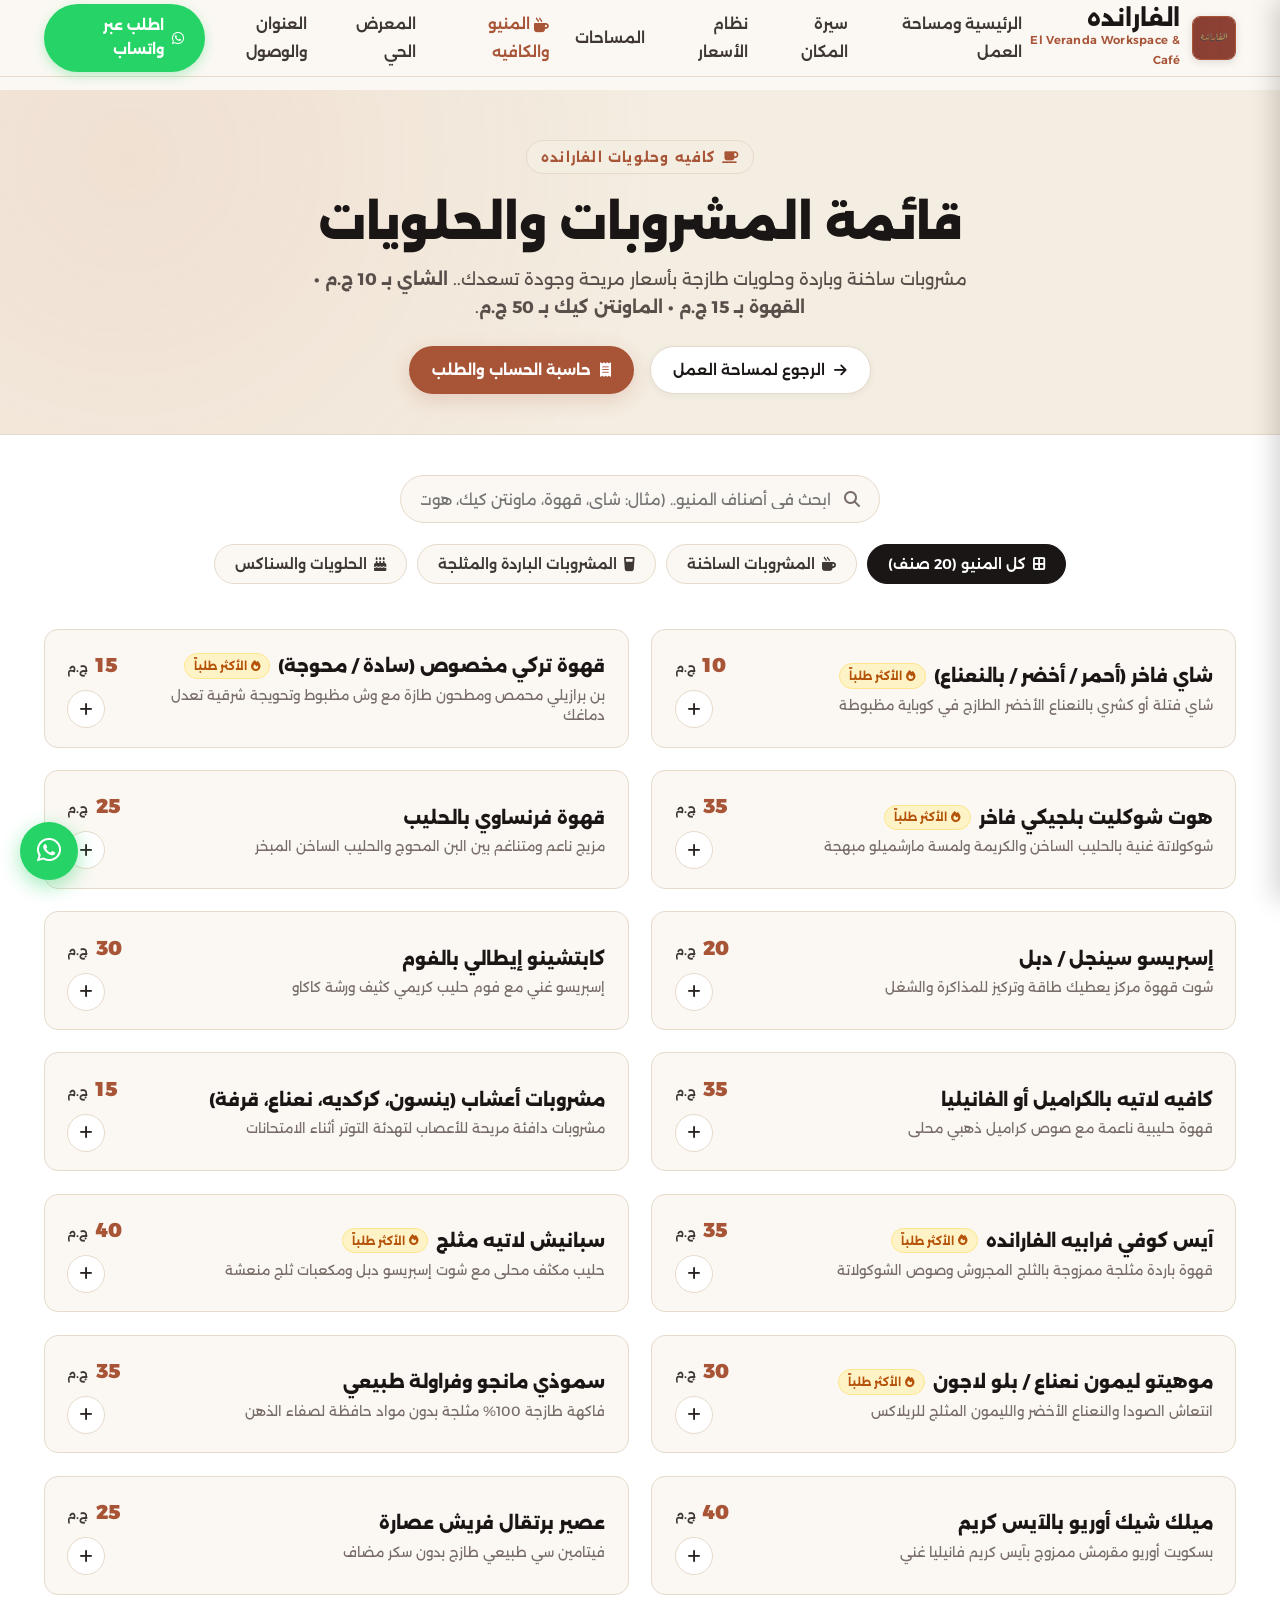
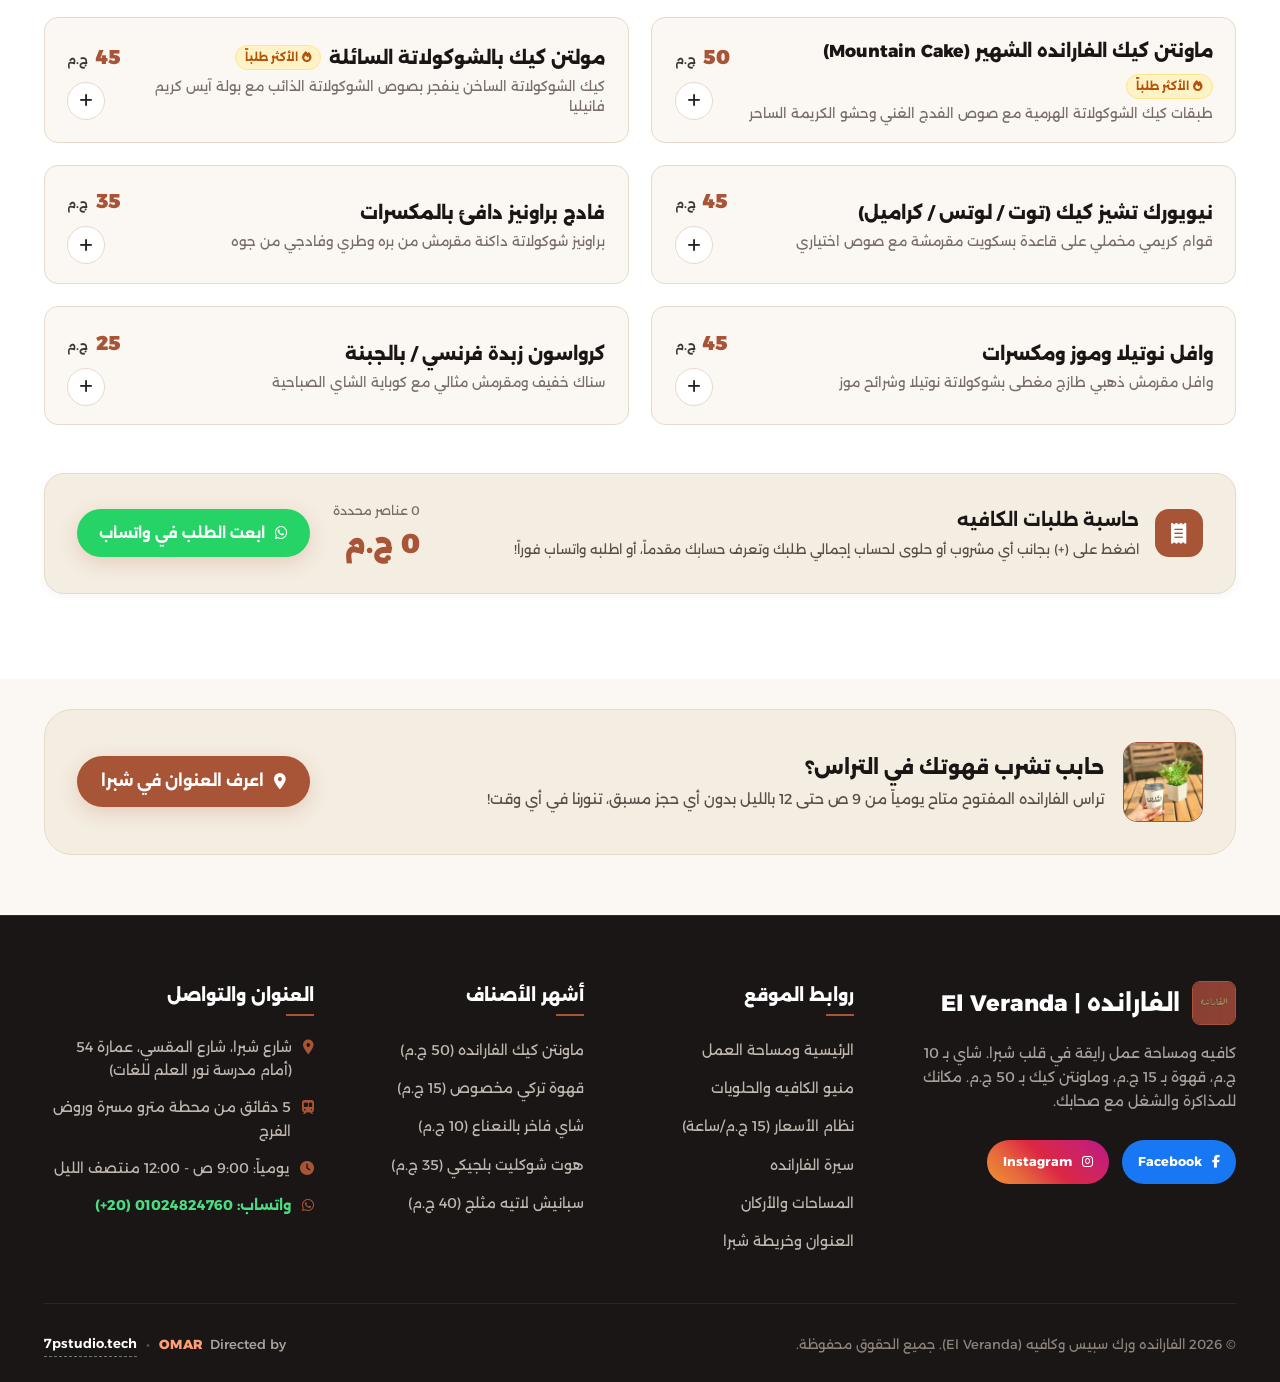
<file: menu.html>
<!DOCTYPE html>
<html lang="ar" dir="rtl">
<head>
  <meta charset="UTF-8">
  <meta name="viewport" content="width=device-width, initial-scale=1.0">
  <meta name="description" content="منيو كافيه وحلويات الفارانده ورك سبيس (El Veranda) - شاي بـ 10 ج.م، قهوة تركي بـ 15 ج.م، وماونتن كيك بـ 50 ج.م، ومشروبات ساخنة ومثلجة.">
  <meta name="keywords" content="منيو الفارانده, كافيه الفارانده, ماونتن كيك شبرا, منيو El Veranda, ورك سبيس شبرا">
  <meta name="theme-color" content="#a85437">
  
  <title>منيو الكافيه والحلويات | الفارانده ورك سبيس - El Veranda</title>

  <!-- Google Fonts: Alexandria & Cairo & Amiri -->
  <link rel="preconnect" href="https://fonts.googleapis.com">
  <link rel="preconnect" href="https://fonts.gstatic.com" crossorigin>
  <link href="https://fonts.googleapis.com/css2?family=Alexandria:wght@300;400;500;600;700;800;900&family=Amiri:ital,wght@0,400;0,700;1,400&family=Cairo:wght@400;600;700;800;900&display=swap" rel="stylesheet">

  <!-- FontAwesome Icons -->
  <link rel="stylesheet" href="https://cdnjs.cloudflare.com/ajax/libs/font-awesome/6.5.1/css/all.min.css">

  <!-- Main Stylesheet -->
  <link rel="stylesheet" href="assets/css/style.css">
  <link rel="icon" type="image/jpeg" href="assets/images/logo.jpg">
</head>
<body class="page-menu">

  <!-- ==========================================================================
       Header & Navigation Bar
       ========================================================================== -->
  <header class="site-header" id="header">
    <div class="container">
      <div class="nav-wrapper">
        <a href="index.html" class="brand-link" aria-label="الفارانده الصفحة الرئيسية">
          <img src="assets/images/logo.jpg" alt="شعار الفارانده ورك سبيس" class="brand-logo-img">
          <div class="brand-text">
            <span class="brand-name">الفارانده</span>
            <span class="brand-tagline">El Veranda Workspace & Café</span>
          </div>
        </a>

        <!-- Desktop Navigation -->
        <nav aria-label="القائمة الرئيسية">
          <ul class="nav-links">
            <li><a href="index.html">الرئيسية ومساحة العمل</a></li>
            <li><a href="index.html#about">سيرة المكان</a></li>
            <li><a href="index.html#pricing">نظام الأسعار</a></li>
            <li><a href="index.html#spaces">المساحات</a></li>
            <li><a href="menu.html" class="active" style="color: var(--color-primary);"><i class="fa-solid fa-mug-hot"></i> المنيو والكافيه</a></li>
            <li><a href="index.html#gallery">المعرض الحي</a></li>
            <li><a href="index.html#contact">العنوان والوصول</a></li>
          </ul>
        </nav>

        <div class="nav-actions">
          <a href="https://api.whatsapp.com/send?phone=201024824760&text=%D9%85%D8%B1%D8%AD%D8%A8%D8%A7%D9%8B%D8%8C%20%D8%AD%D8%A7%D8%A8%D8%A8%20%D8%A3%D8%B7%D9%84%D8%A8%20%D9%85%D9%86%20%D9%85%D9%86%D9%8A%D9%88%20%D8%A7%D9%84%D9%81%D8%A7%D8%B1%D8%A7%D9%86%D8%AF%D9%87" target="_blank" class="btn-header-reserve" aria-label="تواصل معنا عبر واتساب 01024824760">
            <i class="fa-brands fa-whatsapp"></i>
            <span>اطلب عبر واتساب</span>
          </a>
          <button class="mobile-toggle" aria-label="فتح القائمة الجانبية">
            <i class="fa-solid fa-bars-staggered"></i>
          </button>
        </div>
      </div>
    </div>
  </header>

  <!-- Mobile Drawer Menu -->
  <div class="mobile-drawer-overlay"></div>
  <aside class="mobile-nav-drawer" aria-label="القائمة في الجوال">
    <div class="mobile-drawer-header">
      <div class="brand-link">
        <img src="assets/images/logo.jpg" alt="لوجو الفارانده" class="brand-logo-img" style="width: 40px; height: 40px;">
        <span class="brand-name" style="font-size: 1.25rem;">الفارانده</span>
      </div>
      <button class="drawer-close-btn" aria-label="إغلاق القائمة">
        <i class="fa-solid fa-xmark"></i>
      </button>
    </div>
    <ul class="mobile-drawer-links">
      <li><a href="index.html">الرئيسية ومساحة العمل</a></li>
      <li><a href="menu.html" style="color: var(--color-primary); font-weight: 800;"><i class="fa-solid fa-mug-hot"></i> قائمة المنيو والحلويات</a></li>
      <li><a href="index.html#pricing">نظام الأسعار (15 ج.م/ساعة)</a></li>
      <li><a href="index.html#about">سيرة الفارانده</a></li>
      <li><a href="index.html#spaces">المساحات والتراس</a></li>
      <li><a href="index.html#gallery">معرض الصور</a></li>
      <li><a href="index.html#contact">العنوان وخريطة شبرا</a></li>
    </ul>
    <div style="margin-top: auto; display: flex; flex-direction: column; gap: 0.8rem;">
      <a href="https://api.whatsapp.com/send?phone=201024824760" target="_blank" class="social-btn whatsapp" style="justify-content: center; font-size: 0.95rem;">
        <i class="fa-brands fa-whatsapp"></i> واتساب: 01024824760
      </a>
      <a href="https://www.facebook.com/ver.anda.262926?mibextid=ZbWKwL" target="_blank" class="social-btn facebook" style="justify-content: center;">
        <i class="fa-brands fa-facebook-f"></i> صفحتنا على فيسبوك
      </a>
      <a href="https://www.instagram.com/elvaranda?srtk=MWs0d3d0Y2lwNjcxaQ==" target="_blank" class="social-btn instagram" style="justify-content: center;">
        <i class="fa-brands fa-instagram"></i> حسابنا على انستجرام
      </a>
    </div>
  </aside>

  <main style="padding-top: 90px;">
    <!-- ==========================================================================
         Menu Hero Banner
         ========================================================================== -->
    <section class="menu-hero-banner" style="background: radial-gradient(circle at 10% 20%, rgba(200, 110, 78, 0.1) 0%, transparent 45%), var(--color-bg-secondary); padding: 50px 0 40px; border-bottom: 1px solid var(--color-border);">
      <div class="container" style="text-align: center;">
        <span class="section-eyebrow"><i class="fa-solid fa-mug-saucer"></i> كافيه وحلويات الفارانده</span>
        <h1 class="section-title" style="margin-top: 0.5rem; font-size: clamp(2rem, 4vw, 2.8rem);">قائمة المشروبات والحلويات</h1>
        <p class="section-desc" style="max-width: 680px; margin: 0.8rem auto 1.5rem;">
          مشروبات ساخنة وباردة وحلويات طازجة بأسعار مريحة وجودة تسعدك.. 
          <strong>الشاي بـ 10 ج.م • القهوة بـ 15 ج.م • الماونتن كيك بـ 50 ج.م</strong>.
        </p>

        <!-- Quick Back Link -->
        <div style="display: flex; justify-content: center; gap: 1rem; flex-wrap: wrap;">
          <a href="index.html" class="btn-secondary" style="font-size: 0.9rem; padding: 0.6rem 1.4rem;">
            <i class="fa-solid fa-arrow-right"></i> الرجوع لمساحة العمل
          </a>
          <a href="#menu-calculator" class="btn-primary" style="font-size: 0.9rem; padding: 0.6rem 1.4rem;">
            <i class="fa-solid fa-receipt"></i> حاسبة الحساب والطلب
          </a>
        </div>
      </div>
    </section>

    <!-- ==========================================================================
         Menu Interactive System
         ========================================================================== -->
    <section class="section-padding" style="background: #ffffff; padding-top: 40px;" id="menu-section">
      <div class="container">
        
        <div class="menu-controls">
          <!-- Live Search -->
          <div class="menu-search-box">
            <i class="fa-solid fa-magnifying-glass menu-search-icon"></i>
            <input type="text" id="menu-search" class="menu-search-input" placeholder="ابحث في أصناف المنيو.. (مثال: شاي، قهوة، ماونتن كيك، هوت شوكليت)">
          </div>

          <!-- Category Tabs -->
          <div class="menu-category-tabs">
            <button class="menu-cat-btn active" data-cat="all"><i class="fa-solid fa-border-all"></i> كل المنيو (20 صنف)</button>
            <button class="menu-cat-btn" data-cat="hot"><i class="fa-solid fa-mug-hot"></i> المشروبات الساخنة</button>
            <button class="menu-cat-btn" data-cat="cold"><i class="fa-solid fa-glass-water"></i> المشروبات الباردة والمثلجة</button>
            <button class="menu-cat-btn" data-cat="dessert"><i class="fa-solid fa-cake-candles"></i> الحلويات والسناكس</button>
          </div>
        </div>

        <!-- Dynamic Menu Items Container -->
        <div class="menu-items-grid" id="menu-items-container">
          <!-- Populated by JavaScript -->
        </div>

        <!-- Interactive Menu Tray & Calculator Panel -->
        <div class="menu-calculator-panel" id="menu-calculator">
          <div class="calc-info">
            <div class="calc-icon"><i class="fa-solid fa-receipt"></i></div>
            <div class="calc-text">
              <strong>حاسبة طلبات الكافيه</strong>
              <span>اضغط على (+) بجانب أي مشروب أو حلوى لحساب إجمالي طلبك وتعرف حسابك مقدماً، أو اطلبه واتساب فوراً!</span>
            </div>
          </div>

          <div class="calc-total-wrap">
            <div class="calc-total-box">
              <span class="calc-total-label" id="calc-item-count">0 عناصر محددة</span>
              <div class="calc-total-amount" id="calc-total-sum">0 ج.م</div>
            </div>

            <div style="display: flex; gap: 0.75rem;">
              <button id="btn-order-wa" class="btn-primary" style="padding: 0.65rem 1.4rem; font-size: 0.9rem; background: #25d366; border-color: #25d366;">
                <i class="fa-brands fa-whatsapp"></i> ابعت الطلب في واتساب
              </button>
              <button id="btn-reset-tray" class="btn-secondary" style="padding: 0.65rem 1rem; font-size: 0.85rem; display: none;">
                <i class="fa-solid fa-rotate-left"></i> تفريغ
              </button>
            </div>
          </div>
        </div>

      </div>
    </section>

    <!-- Visual Highlights Banner -->
    <section class="container menu-highlight-section">
      <div class="menu-highlight-banner">
        <div class="menu-highlight-info">
          <img src="assets/images/coffee-cup.jpg" alt="قهوة الفارانده" class="menu-highlight-img">
          <div class="menu-highlight-text">
            <h3>حابب تشرب قهوتك في التراس؟</h3>
            <p>تراس الفارانده المفتوح متاح يومياً من 9 ص حتى 12 بالليل بدون أي حجز مسبق، تنورنا في أي وقت!</p>
          </div>
        </div>
        <a href="index.html#contact" class="btn-primary menu-highlight-btn">
          <i class="fa-solid fa-location-dot"></i> اعرف العنوان في شبرا
        </a>
      </div>
    </section>

  </main>

  <!-- ==========================================================================
       Footer
       ========================================================================== -->
  <footer class="site-footer">
    <div class="container">
      <div class="footer-grid">
        
        <div class="footer-brand">
          <div class="footer-logo-row">
            <img src="assets/images/logo.jpg" alt="لوجو الفارانده" class="footer-logo-img">
            <span class="footer-brand-title">الفارانده | El Veranda</span>
          </div>
          <p class="footer-desc">
            كافيه ومساحة عمل رايقة في قلب شبرا. شاي بـ 10 ج.م، قهوة بـ 15 ج.م، وماونتن كيك بـ 50 ج.م. مكانك للمذاكرة والشغل مع صحابك.
          </p>
          <div class="social-links-row">
            <a href="https://www.facebook.com/ver.anda.262926?mibextid=ZbWKwL" target="_blank" rel="noopener noreferrer" class="social-btn facebook" style="padding: 0.5rem 1rem; font-size: 0.8rem;">
              <i class="fa-brands fa-facebook-f"></i> Facebook
            </a>
            <a href="https://www.instagram.com/elvaranda?srtk=MWs0d3d0Y2lwNjcxaQ==" target="_blank" rel="noopener noreferrer" class="social-btn instagram" style="padding: 0.5rem 1rem; font-size: 0.8rem;">
              <i class="fa-brands fa-instagram"></i> Instagram
            </a>
          </div>
        </div>

        <div>
          <h4 class="footer-col-title">روابط الموقع</h4>
          <ul class="footer-links">
            <li><a href="index.html">الرئيسية ومساحة العمل</a></li>
            <li><a href="menu.html">منيو الكافيه والحلويات</a></li>
            <li><a href="index.html#pricing">نظام الأسعار (15 ج.م/ساعة)</a></li>
            <li><a href="index.html#about">سيرة الفارانده</a></li>
            <li><a href="index.html#spaces">المساحات والأركان</a></li>
            <li><a href="index.html#contact">العنوان وخريطة شبرا</a></li>
          </ul>
        </div>

        <div>
          <h4 class="footer-col-title">أشهر الأصناف</h4>
          <ul class="footer-links">
            <li><a href="#menu-section">ماونتن كيك الفارانده (50 ج.م)</a></li>
            <li><a href="#menu-section">قهوة تركي مخصوص (15 ج.م)</a></li>
            <li><a href="#menu-section">شاي فاخر بالنعناع (10 ج.م)</a></li>
            <li><a href="#menu-section">هوت شوكليت بلجيكي (35 ج.م)</a></li>
            <li><a href="#menu-section">سبانيش لاتيه مثلج (40 ج.م)</a></li>
          </ul>
        </div>

        <div>
          <h4 class="footer-col-title">العنوان والتواصل</h4>
          <ul class="footer-contact-items">
            <li>
              <i class="fa-solid fa-location-dot"></i>
              <span>شارع شبرا، شارع المقسي، عمارة 54 (أمام مدرسة نور العلم للغات)</span>
            </li>
            <li>
              <i class="fa-solid fa-train-subway"></i>
              <span>5 دقائق من محطة مترو مسرة وروض الفرج</span>
            </li>
            <li>
              <i class="fa-solid fa-clock"></i>
              <span>يومياً: 9:00 ص - 12:00 منتصف الليل</span>
            </li>
            <li>
              <i class="fa-brands fa-whatsapp"></i>
              <a href="https://api.whatsapp.com/send?phone=201024824760" target="_blank" style="color: #4ade80; font-weight: 700;">واتساب: 01024824760 (20+)</a>
            </li>
          </ul>
        </div>

      </div>

      <div class="footer-bottom">
        <p>© 2026 الفارانده ورك سبيس وكافيه (El Veranda). جميع الحقوق محفوظة.</p>
        <p class="directed-by">
          Directed by <a href="https://7pstudio.tech" target="_blank" rel="noopener noreferrer" class="director-link">OMAR</a> 
          <span class="sep">•</span> 
          <a href="https://7pstudio.tech" target="_blank" rel="noopener noreferrer" class="portfolio-link">7pstudio.tech</a>
        </p>
      </div>
    </div>
  </footer>

  <!-- Floating WhatsApp Direct Chat -->
  <a href="https://api.whatsapp.com/send?phone=201024824760&text=%D9%85%D8%B1%D8%AD%D8%A8%D8%A7%D9%8B%D8%8C%20%D8%AD%D8%A7%D8%A8%D8%A8%20%D8%A3%D8%B3%D8%AA%D9%81%D8%B3%D8%B1%20%D8%B9%D9%86%20%D9%85%D9%86%D9%8A%D9%88%20%D8%A7%D9%84%D9%81%D8%A7%D8%B1%D8%A7%D9%86%D8%AF%D9%87" 
     target="_blank" 
     rel="noopener noreferrer" 
     class="fab-whatsapp" 
     title="تواصل معنا عبر واتساب 01024824760"
     aria-label="تواصل عبر واتساب 01024824760">
    <i class="fa-brands fa-whatsapp"></i>
  </a>

  <!-- Main JavaScript File -->
  <script src="assets/js/main.js"></script>
</body>
</html>
</file>
<file: assets/css/style.css>
/* ==========================================================================
   El Veranda Workspace - الفارانده
   Brand Color Palette: Beige, Warm Ivory, Deep Charcoal, Terracotta, Soft Sand
   Fully Responsive for Mobile, Tablet, and Desktop
   ========================================================================== */

:root {
  /* Brand Palette */
  --color-primary: #a85437;        /* Terracotta / Rust from logo */
  --color-primary-dark: #8c3e25;
  --color-primary-light: #c86e4e;
  --color-primary-glow: rgba(168, 84, 55, 0.2);

  --color-bg-main: #fbf8f3;         /* Warm Ivory / Cream */
  --color-bg-secondary: #f4ede1;    /* Warm Soft Sand / Beige */
  --color-bg-tertiary: #ebdcc9;     /* Deep Warm Beige */
  --color-surface: #ffffff;         /* Pure Warm White */
  --color-surface-translucent: rgba(255, 255, 255, 0.9);

  --color-charcoal-900: #1a1615;    /* Deep Black Charcoal */
  --color-charcoal-800: #292321;    /* Rich Charcoal */
  --color-charcoal-700: #3f3734;
  --color-charcoal-600: #594f4a;
  --color-text-muted: #786d67;
  --color-border: #e6dacb;
  --color-border-light: #f0e6d9;

  --color-accent-gold: #c59b27;
  --color-accent-green: #3d7a5a;
  --color-accent-amber: #d97736;

  /* Shadows */
  --shadow-sm: 0 2px 8px rgba(41, 35, 33, 0.05);
  --shadow-md: 0 8px 24px rgba(41, 35, 33, 0.08);
  --shadow-lg: 0 16px 40px rgba(41, 35, 33, 0.12);
  --shadow-xl: 0 24px 60px rgba(41, 35, 33, 0.16);

  /* Radii */
  --radius-sm: 8px;
  --radius-md: 14px;
  --radius-lg: 20px;
  --radius-xl: 28px;
  --radius-full: 9999px;

  /* Typography */
  --font-arabic: 'Alexandria', 'Cairo', -apple-system, BlinkMacSystemFont, 'Segoe UI', Roboto, sans-serif;
  --font-serif: 'Amiri', 'Traditional Arabic', serif;
  --transition-fast: 0.2s cubic-bezier(0.16, 1, 0.3, 1);
  --transition-normal: 0.35s cubic-bezier(0.16, 1, 0.3, 1);
}

/* Base & Reset */
*, *::before, *::after {
  box-sizing: border-box;
  margin: 0;
  padding: 0;
}

html {
  scroll-behavior: smooth;
  font-size: 16px;
  direction: rtl;
  overflow-x: hidden;
  width: 100%;
  max-width: 100vw;
}

body {
  font-family: var(--font-arabic);
  background-color: var(--color-bg-main);
  color: var(--color-charcoal-800);
  line-height: 1.7;
  overflow-x: hidden;
  width: 100%;
  max-width: 100vw;
  position: relative;
  -webkit-font-smoothing: antialiased;
  -webkit-tap-highlight-color: transparent;
}

/* Selection */
::selection {
  background-color: var(--color-primary);
  color: #ffffff;
}

/* Images */
img {
  max-width: 100%;
  height: auto;
  display: block;
}

a {
  color: inherit;
  text-decoration: none;
  transition: var(--transition-fast);
}

button {
  font-family: inherit;
  cursor: pointer;
  border: none;
  background: none;
  outline: none;
}

input, select, textarea {
  font-family: inherit;
  outline: none;
}

.container {
  width: 100%;
  max-width: 1240px;
  margin: 0 auto;
  padding: 0 1.5rem;
}

/* ==========================================================================
   Header & Navigation
   ========================================================================== */
.site-header {
  position: fixed;
  top: 0;
  left: 0;
  right: 0;
  z-index: 1000;
  background: rgba(251, 248, 243, 0.94);
  backdrop-filter: blur(14px);
  -webkit-backdrop-filter: blur(14px);
  border-bottom: 1px solid var(--color-border);
  transition: var(--transition-normal);
}

.site-header.scrolled {
  background: rgba(255, 255, 255, 0.98);
  box-shadow: var(--shadow-md);
  padding: 0.15rem 0;
}

.nav-wrapper {
  display: flex;
  align-items: center;
  justify-content: space-between;
  height: 76px;
  transition: height 0.3s ease;
}

.site-header.scrolled .nav-wrapper {
  height: 66px;
}

.brand-link {
  display: flex;
  align-items: center;
  gap: 0.75rem;
}

.brand-logo-img {
  width: 44px;
  height: 44px;
  border-radius: var(--radius-sm);
  object-fit: cover;
  box-shadow: 0 2px 8px rgba(0,0,0,0.12);
  border: 1.5px solid var(--color-primary);
  flex-shrink: 0;
}

.brand-text {
  display: flex;
  flex-direction: column;
}

.brand-name {
  font-size: 1.4rem;
  font-weight: 800;
  color: var(--color-charcoal-900);
  line-height: 1.15;
}

.brand-tagline {
  font-size: 0.72rem;
  font-weight: 600;
  color: var(--color-primary);
  letter-spacing: 0.3px;
}

.nav-links {
  display: flex;
  align-items: center;
  gap: 1.6rem;
  list-style: none;
}

.nav-links a {
  font-size: 0.92rem;
  font-weight: 600;
  color: var(--color-charcoal-700);
  position: relative;
  padding: 0.4rem 0;
}

.nav-links a::after {
  content: '';
  position: absolute;
  bottom: 0;
  right: 0;
  width: 0;
  height: 2px;
  background-color: var(--color-primary);
  transition: width 0.3s ease;
}

.nav-links a:hover,
.nav-links a.active {
  color: var(--color-primary);
}

.nav-links a:hover::after,
.nav-links a.active::after {
  width: 100%;
}

.nav-actions {
  display: flex;
  align-items: center;
  gap: 0.75rem;
}

.btn-header-reserve {
  display: inline-flex;
  align-items: center;
  gap: 0.5rem;
  background: #25d366;
  color: #ffffff;
  padding: 0.6rem 1.3rem;
  border-radius: var(--radius-full);
  font-size: 0.88rem;
  font-weight: 700;
  transition: var(--transition-fast);
  box-shadow: 0 4px 12px rgba(37, 211, 102, 0.3);
}

.btn-header-reserve:hover {
  background: #1eb954;
  transform: translateY(-2px);
  box-shadow: 0 6px 16px rgba(37, 211, 102, 0.4);
}

.mobile-toggle {
  display: none;
  font-size: 1.4rem;
  color: var(--color-charcoal-900);
  padding: 0.5rem;
  min-width: 44px;
  min-height: 44px;
  align-items: center;
  justify-content: center;
}

/* ==========================================================================
   Hero Section
   ========================================================================== */
.hero-section {
  position: relative;
  padding: 130px 0 70px;
  background: radial-gradient(circle at 10% 20%, rgba(200, 110, 78, 0.08) 0%, transparent 40%),
              radial-gradient(circle at 90% 80%, rgba(197, 155, 39, 0.08) 0%, transparent 45%),
              var(--color-bg-main);
  overflow: hidden;
}

.hero-grid {
  display: grid;
  grid-template-columns: 1.15fr 0.85fr;
  align-items: center;
  gap: 3.5rem;
}

.hero-content {
  display: flex;
  flex-direction: column;
  gap: 1.3rem;
}

.hero-badge-live {
  display: inline-flex;
  align-items: center;
  gap: 0.6rem;
  background: #ffffff;
  border: 1px solid var(--color-border);
  padding: 0.4rem 1rem;
  border-radius: var(--radius-full);
  width: fit-content;
  box-shadow: var(--shadow-sm);
  font-size: 0.85rem;
  font-weight: 600;
  color: var(--color-charcoal-700);
}

.pulse-dot {
  width: 9px;
  height: 9px;
  background-color: #22c55e;
  border-radius: 50%;
  box-shadow: 0 0 0 0 rgba(34, 197, 94, 0.7);
  animation: pulseGreen 2s infinite;
  flex-shrink: 0;
}

@keyframes pulseGreen {
  0% { box-shadow: 0 0 0 0 rgba(34, 197, 94, 0.7); }
  70% { box-shadow: 0 0 0 8px rgba(34, 197, 94, 0); }
  100% { box-shadow: 0 0 0 0 rgba(34, 197, 94, 0); }
}

.hero-title {
  font-size: clamp(2rem, 4.5vw, 3.1rem);
  font-weight: 900;
  line-height: 1.25;
  color: var(--color-charcoal-900);
}

.hero-title .highlight-text {
  color: var(--color-primary);
  position: relative;
  display: inline-block;
}

.hero-subtitle {
  font-size: clamp(0.98rem, 1.8vw, 1.15rem);
  color: var(--color-charcoal-600);
  line-height: 1.8;
  max-width: 600px;
}

.hero-tags {
  display: flex;
  flex-wrap: wrap;
  gap: 0.55rem;
  margin-top: 0.2rem;
}

.hero-tag {
  background: var(--color-bg-secondary);
  color: var(--color-charcoal-800);
  font-size: 0.82rem;
  font-weight: 700;
  padding: 0.35rem 0.8rem;
  border-radius: var(--radius-sm);
  border: 1px solid var(--color-border);
  display: inline-flex;
  align-items: center;
  gap: 0.35rem;
}

.hero-ctas {
  display: flex;
  flex-wrap: wrap;
  gap: 0.85rem;
  margin-top: 0.6rem;
}

.btn-primary {
  display: inline-flex;
  align-items: center;
  justify-content: center;
  gap: 0.6rem;
  background: var(--color-primary);
  color: #ffffff;
  padding: 0.85rem 1.8rem;
  border-radius: var(--radius-full);
  font-size: 0.98rem;
  font-weight: 700;
  transition: var(--transition-fast);
  box-shadow: 0 6px 20px var(--color-primary-glow);
  min-height: 48px;
}

.btn-primary:hover {
  background: var(--color-primary-dark);
  transform: translateY(-2px);
  box-shadow: 0 10px 25px var(--color-primary-glow);
}

.btn-secondary {
  display: inline-flex;
  align-items: center;
  justify-content: center;
  gap: 0.6rem;
  background: #ffffff;
  color: var(--color-charcoal-900);
  padding: 0.85rem 1.8rem;
  border-radius: var(--radius-full);
  font-size: 0.98rem;
  font-weight: 600;
  border: 1px solid var(--color-border);
  transition: var(--transition-fast);
  box-shadow: var(--shadow-sm);
  min-height: 48px;
}

.btn-secondary:hover {
  background: var(--color-bg-secondary);
  border-color: var(--color-charcoal-800);
  transform: translateY(-2px);
}

.hero-quick-meta {
  display: flex;
  align-items: center;
  gap: 1.8rem;
  padding-top: 1.2rem;
  border-top: 1px solid var(--color-border);
  margin-top: 0.4rem;
}

.meta-item {
  display: flex;
  align-items: center;
  gap: 0.75rem;
}

.meta-icon {
  width: 40px;
  height: 40px;
  border-radius: 50%;
  background: var(--color-bg-secondary);
  color: var(--color-primary);
  display: flex;
  align-items: center;
  justify-content: center;
  font-size: 1.1rem;
  flex-shrink: 0;
}

.meta-text {
  display: flex;
  flex-direction: column;
}

.meta-label {
  font-size: 0.75rem;
  color: var(--color-text-muted);
}

.meta-val {
  font-size: 0.92rem;
  font-weight: 700;
  color: var(--color-charcoal-900);
}

/* Hero Media Showcase */
.hero-visual {
  position: relative;
}

.hero-main-card {
  position: relative;
  background: #ffffff;
  border-radius: var(--radius-xl);
  padding: 0.85rem;
  box-shadow: var(--shadow-xl);
  border: 1px solid var(--color-border);
  transform: rotate(-1.5deg);
  transition: transform 0.4s ease;
}

.hero-main-card:hover {
  transform: rotate(0deg);
}

.hero-image-wrap {
  width: 100%;
  height: clamp(280px, 35vw, 420px);
  border-radius: var(--radius-lg);
  overflow: hidden;
  position: relative;
}

.hero-image-wrap img {
  width: 100%;
  height: 100%;
  object-fit: cover;
  transition: transform 0.6s ease;
}

.hero-main-card:hover .hero-image-wrap img {
  transform: scale(1.04);
}

.hero-image-overlay {
  position: absolute;
  bottom: 0;
  left: 0;
  right: 0;
  padding: 1.25rem;
  background: linear-gradient(to top, rgba(26, 22, 21, 0.88), transparent);
  color: #ffffff;
  border-radius: 0 0 var(--radius-lg) var(--radius-lg);
}

.hero-overlay-tag {
  font-size: 0.78rem;
  font-weight: 700;
  color: #ffcf70;
  text-transform: uppercase;
}

.hero-overlay-title {
  font-size: clamp(1rem, 2vw, 1.25rem);
  font-weight: 800;
  margin-top: 0.2rem;
}

/* Floating Badges */
.floating-badge {
  position: absolute;
  background: rgba(255, 255, 255, 0.96);
  backdrop-filter: blur(8px);
  padding: 0.75rem 1.1rem;
  border-radius: var(--radius-md);
  box-shadow: var(--shadow-lg);
  border: 1px solid var(--color-border);
  display: flex;
  align-items: center;
  gap: 0.7rem;
  z-index: 2;
  animation: floatSlow 4s ease-in-out infinite alternate;
}

.floating-badge.badge-top {
  top: -18px;
  right: -20px;
}

.floating-badge.badge-bottom {
  bottom: -20px;
  left: -15px;
  animation-delay: 2s;
}

.badge-icon {
  width: 42px;
  height: 42px;
  border-radius: var(--radius-sm);
  background: var(--color-bg-secondary);
  color: var(--color-primary);
  display: flex;
  align-items: center;
  justify-content: center;
  font-size: 1.15rem;
  flex-shrink: 0;
}

.badge-info {
  display: flex;
  flex-direction: column;
}

.badge-info strong {
  font-size: 0.9rem;
  color: var(--color-charcoal-900);
}

.badge-info span {
  font-size: 0.75rem;
  color: var(--color-text-muted);
}

@keyframes floatSlow {
  0% { transform: translateY(0); }
  100% { transform: translateY(-8px); }
}

/* ==========================================================================
   Section Headers
   ========================================================================== */
.section-padding {
  padding: clamp(55px, 8vw, 85px) 0;
}

.section-head {
  text-align: center;
  max-width: 740px;
  margin: 0 auto clamp(2rem, 5vw, 3rem);
}

.section-eyebrow {
  display: inline-block;
  font-size: 0.82rem;
  font-weight: 700;
  color: var(--color-primary);
  text-transform: uppercase;
  letter-spacing: 1.2px;
  background: var(--color-bg-secondary);
  padding: 0.3rem 0.9rem;
  border-radius: var(--radius-full);
  margin-bottom: 0.75rem;
  border: 1px solid var(--color-border);
}

.section-title {
  font-size: clamp(1.6rem, 3.5vw, 2.3rem);
  font-weight: 900;
  color: var(--color-charcoal-900);
  line-height: 1.3;
}

.section-desc {
  font-size: clamp(0.92rem, 1.8vw, 1.05rem);
  color: var(--color-charcoal-600);
  margin-top: 0.75rem;
  line-height: 1.7;
}

/* ==========================================================================
   Transparent Pricing Section / نظام الأسعار الصريح
   ========================================================================== */
.pricing-section {
  background: var(--color-bg-main);
  border-top: 1px solid var(--color-border);
}

.pricing-banner-grid {
  display: grid;
  grid-template-columns: 1fr 1.25fr;
  gap: 1.8rem;
  align-items: stretch;
}

.pricing-feature-box {
  background: #ffffff;
  border-radius: var(--radius-xl);
  border: 1px solid var(--color-border);
  padding: clamp(1.5rem, 4vw, 2.5rem);
  display: flex;
  flex-direction: column;
  position: relative;
  box-shadow: var(--shadow-sm);
  transition: transform 0.3s ease, box-shadow 0.3s ease;
}

.pricing-feature-box:hover {
  transform: translateY(-4px);
  box-shadow: var(--shadow-lg);
}

.pricing-feature-box.featured-box {
  background: var(--color-charcoal-900);
  color: #ffffff;
  border-color: var(--color-charcoal-900);
  box-shadow: var(--shadow-xl);
}

.pricing-feature-badge {
  display: inline-block;
  background: var(--color-bg-secondary);
  color: var(--color-charcoal-800);
  padding: 0.3rem 0.9rem;
  border-radius: var(--radius-full);
  font-size: 0.8rem;
  font-weight: 700;
  margin-bottom: 1rem;
  width: fit-content;
}

.pricing-feature-price {
  display: flex;
  align-items: baseline;
  gap: 0.5rem;
  margin-bottom: 1rem;
}

.pricing-feature-price .big-num {
  font-size: clamp(2.8rem, 7vw, 3.6rem);
  font-weight: 900;
  line-height: 1;
  color: var(--color-primary);
}

.pricing-feature-box.featured-box .pricing-feature-price .big-num {
  color: #ff9d75;
}

.pricing-feature-price .curr {
  font-size: 1.05rem;
  font-weight: 700;
  color: inherit;
}

.pricing-feature-title {
  font-size: 1.3rem;
  font-weight: 800;
  margin-bottom: 0.6rem;
}

.pricing-feature-desc {
  font-size: 0.95rem;
  color: var(--color-charcoal-600);
  line-height: 1.7;
  margin-bottom: 1.5rem;
}

.pricing-feature-box.featured-box .pricing-feature-desc {
  color: #c4b9b2;
}

.pricing-feature-list {
  list-style: none;
  display: flex;
  flex-direction: column;
  gap: 0.85rem;
  margin-top: auto;
  padding-top: 1.2rem;
  border-top: 1px solid var(--color-border);
}

.pricing-feature-box.featured-box .pricing-feature-list {
  border-top-color: #3f3734;
}

.pricing-feature-list li {
  display: flex;
  align-items: center;
  gap: 0.75rem;
  font-size: 0.92rem;
}

.pricing-feature-list li i {
  color: var(--color-accent-green);
  font-size: 1rem;
  flex-shrink: 0;
}

.pricing-feature-box.featured-box .pricing-feature-list li i {
  color: #4ade80;
}

/* No Booking Notice Bar */
.no-booking-notice {
  background: var(--color-bg-secondary);
  border: 1px solid var(--color-border);
  border-radius: var(--radius-lg);
  padding: 1.6rem 2rem;
  margin-top: 2.2rem;
  display: flex;
  align-items: center;
  justify-content: space-between;
  flex-wrap: wrap;
  gap: 1.3rem;
}

.notice-icon {
  width: 50px;
  height: 50px;
  border-radius: 50%;
  background: var(--color-primary);
  color: #ffffff;
  display: flex;
  align-items: center;
  justify-content: center;
  font-size: 1.25rem;
  flex-shrink: 0;
}

.notice-content {
  flex-grow: 1;
}

.notice-content h4 {
  font-size: 1.15rem;
  font-weight: 800;
  color: var(--color-charcoal-900);
  margin-bottom: 0.25rem;
}

.notice-content p {
  font-size: 0.92rem;
  color: var(--color-charcoal-700);
  line-height: 1.6;
}

/* ==========================================================================
   About Section / السيرة الذاتية للمكان
   ========================================================================== */
.about-section {
  background: #ffffff;
  border-top: 1px solid var(--color-border);
  border-bottom: 1px solid var(--color-border);
}

.about-grid {
  display: grid;
  grid-template-columns: 1fr 1.15fr;
  gap: 3.5rem;
  align-items: center;
}

.about-gallery-mosaic {
  display: grid;
  grid-template-columns: repeat(2, 1fr);
  gap: 1.1rem;
  position: relative;
}

.mosaic-item {
  border-radius: var(--radius-lg);
  overflow: hidden;
  box-shadow: var(--shadow-md);
  border: 1px solid var(--color-border);
  position: relative;
}

.mosaic-item img {
  width: 100%;
  height: 100%;
  object-fit: cover;
  transition: transform 0.5s ease;
}

.mosaic-item:hover img {
  transform: scale(1.06);
}

.mosaic-item.item-tall {
  grid-row: span 2;
  height: 460px;
}

.mosaic-item.item-short {
  height: 220px;
}

.mosaic-badge {
  position: absolute;
  bottom: 0.85rem;
  right: 0.85rem;
  left: 0.85rem;
  background: rgba(26, 22, 21, 0.78);
  backdrop-filter: blur(6px);
  color: #ffffff;
  padding: 0.45rem 0.75rem;
  border-radius: var(--radius-sm);
  font-size: 0.78rem;
  font-weight: 600;
  text-align: center;
}

.about-story {
  display: flex;
  flex-direction: column;
  gap: 1.4rem;
}

.story-quote {
  font-family: var(--font-serif);
  font-size: clamp(1.15rem, 2.2vw, 1.4rem);
  line-height: 1.8;
  color: var(--color-charcoal-900);
  border-right: 4px solid var(--color-primary);
  padding-right: 1.4rem;
  font-style: normal;
  background: var(--color-bg-secondary);
  padding: 1.1rem 1.4rem;
  border-radius: var(--radius-md) 0 0 var(--radius-md);
}

.story-paragraph {
  font-size: 1rem;
  color: var(--color-charcoal-700);
  line-height: 1.85;
}

.about-features-list {
  display: grid;
  grid-template-columns: repeat(2, 1fr);
  gap: 1rem;
  margin-top: 0.4rem;
}

.feature-pill {
  display: flex;
  align-items: flex-start;
  gap: 0.8rem;
  background: var(--color-bg-main);
  padding: 0.95rem;
  border-radius: var(--radius-md);
  border: 1px solid var(--color-border);
}

.feature-pill-icon {
  width: 34px;
  height: 34px;
  border-radius: 50%;
  background: var(--color-primary);
  color: #ffffff;
  display: flex;
  align-items: center;
  justify-content: center;
  font-size: 0.9rem;
  flex-shrink: 0;
}

.feature-pill-text strong {
  display: block;
  font-size: 0.92rem;
  color: var(--color-charcoal-900);
}

.feature-pill-text span {
  font-size: 0.78rem;
  color: var(--color-text-muted);
}

/* ==========================================================================
   Spaces & Zones Section / استكشف مساحات الفارانده
   ========================================================================== */
.spaces-section {
  background: var(--color-bg-main);
}

.spaces-tabs {
  display: flex;
  justify-content: center;
  flex-wrap: wrap;
  gap: 0.65rem;
  margin-bottom: 2.5rem;
}

.space-tab-btn {
  display: inline-flex;
  align-items: center;
  gap: 0.45rem;
  background: #ffffff;
  border: 1px solid var(--color-border);
  padding: 0.6rem 1.3rem;
  border-radius: var(--radius-full);
  font-size: 0.92rem;
  font-weight: 600;
  color: var(--color-charcoal-700);
  transition: var(--transition-fast);
  min-height: 42px;
}

.space-tab-btn:hover {
  border-color: var(--color-primary);
  color: var(--color-primary);
}

.space-tab-btn.active {
  background: var(--color-primary);
  color: #ffffff;
  border-color: var(--color-primary);
  box-shadow: 0 4px 15px var(--color-primary-glow);
}

.space-cards-grid {
  display: grid;
  grid-template-columns: repeat(3, 1fr);
  gap: 1.6rem;
}

.space-card {
  background: #ffffff;
  border-radius: var(--radius-lg);
  overflow: hidden;
  border: 1px solid var(--color-border);
  box-shadow: var(--shadow-sm);
  transition: transform 0.3s ease, box-shadow 0.3s ease;
  display: flex;
  flex-direction: column;
}

.space-card:hover {
  transform: translateY(-5px);
  box-shadow: var(--shadow-lg);
  border-color: var(--color-primary-light);
}

.space-card-img-wrap {
  position: relative;
  height: 230px;
  overflow: hidden;
}

.space-card-img-wrap img {
  width: 100%;
  height: 100%;
  object-fit: cover;
  transition: transform 0.5s ease;
}

.space-card:hover .space-card-img-wrap img {
  transform: scale(1.08);
}

.space-tag {
  position: absolute;
  top: 0.85rem;
  right: 0.85rem;
  background: rgba(26, 22, 21, 0.85);
  backdrop-filter: blur(6px);
  color: #ffffff;
  padding: 0.3rem 0.75rem;
  border-radius: var(--radius-full);
  font-size: 0.75rem;
  font-weight: 600;
}

.space-card-body {
  padding: 1.4rem;
  display: flex;
  flex-direction: column;
  flex-grow: 1;
}

.space-title {
  font-size: 1.25rem;
  font-weight: 800;
  color: var(--color-charcoal-900);
  margin-bottom: 0.5rem;
}

.space-desc {
  font-size: 0.88rem;
  color: var(--color-charcoal-600);
  line-height: 1.65;
  margin-bottom: 1.1rem;
  flex-grow: 1;
}

.space-specs {
  display: flex;
  flex-wrap: wrap;
  gap: 0.45rem;
  padding-top: 0.9rem;
  border-top: 1px solid var(--color-border-light);
}

.spec-badge {
  font-size: 0.75rem;
  font-weight: 600;
  color: var(--color-charcoal-700);
  background: var(--color-bg-secondary);
  padding: 0.25rem 0.6rem;
  border-radius: var(--radius-sm);
  display: inline-flex;
  align-items: center;
  gap: 0.35rem;
}

/* ==========================================================================
   Café & Menu Section / كافيه ومنيو الفارانده
   ========================================================================== */
.menu-section {
  background: #ffffff;
  border-top: 1px solid var(--color-border);
  border-bottom: 1px solid var(--color-border);
  position: relative;
}

.menu-controls {
  display: flex;
  flex-direction: column;
  align-items: center;
  gap: 1.3rem;
  margin-bottom: 2.8rem;
}

.menu-search-box {
  width: 100%;
  max-width: 480px;
  position: relative;
}

.menu-search-input {
  width: 100%;
  padding: 0.85rem 3rem 0.85rem 1.25rem;
  border-radius: var(--radius-full);
  border: 1px solid var(--color-border);
  background: var(--color-bg-main);
  font-size: 0.95rem;
  color: var(--color-charcoal-900);
  transition: var(--transition-fast);
  min-height: 48px;
}

.menu-search-input:focus {
  border-color: var(--color-primary);
  background: #ffffff;
  box-shadow: 0 0 0 4px var(--color-primary-glow);
}

.menu-search-icon {
  position: absolute;
  right: 1.25rem;
  top: 50%;
  transform: translateY(-50%);
  color: var(--color-text-muted);
}

.menu-category-tabs {
  display: flex;
  flex-wrap: wrap;
  justify-content: center;
  gap: 0.6rem;
}

.menu-cat-btn {
  display: inline-flex;
  align-items: center;
  gap: 0.45rem;
  background: var(--color-bg-main);
  border: 1px solid var(--color-border);
  padding: 0.55rem 1.25rem;
  border-radius: var(--radius-full);
  font-size: 0.88rem;
  font-weight: 600;
  color: var(--color-charcoal-700);
  transition: var(--transition-fast);
  min-height: 40px;
}

.menu-cat-btn:hover {
  color: var(--color-primary);
  border-color: var(--color-primary);
}

.menu-cat-btn.active {
  background: var(--color-charcoal-900);
  color: #ffffff;
  border-color: var(--color-charcoal-900);
}

/* Menu Items Grid */
.menu-items-grid {
  display: grid;
  grid-template-columns: repeat(2, 1fr);
  gap: 1.4rem;
}

.menu-item-card {
  display: flex;
  align-items: center;
  justify-content: space-between;
  background: var(--color-bg-main);
  border: 1px solid var(--color-border);
  border-radius: var(--radius-md);
  padding: 1.15rem 1.4rem;
  transition: var(--transition-fast);
  position: relative;
  overflow: hidden;
  gap: 1rem;
}

.menu-item-card:hover {
  background: #ffffff;
  border-color: var(--color-primary);
  box-shadow: var(--shadow-md);
  transform: translateY(-2px);
}

.menu-item-info {
  display: flex;
  flex-direction: column;
  gap: 0.25rem;
  flex-grow: 1;
}

.menu-item-title-row {
  display: flex;
  align-items: center;
  flex-wrap: wrap;
  gap: 0.5rem;
}

.menu-item-name {
  font-size: 1.08rem;
  font-weight: 800;
  color: var(--color-charcoal-900);
}

.badge-bestseller {
  font-size: 0.68rem;
  font-weight: 700;
  color: #b45309;
  background: #fef3c7;
  padding: 0.15rem 0.55rem;
  border-radius: var(--radius-full);
  border: 1px solid #fde68a;
  display: inline-flex;
  align-items: center;
  gap: 0.25rem;
}

.menu-item-desc {
  font-size: 0.84rem;
  color: var(--color-text-muted);
  line-height: 1.5;
}

.menu-item-action {
  display: flex;
  flex-direction: column;
  align-items: flex-end;
  gap: 0.5rem;
  flex-shrink: 0;
}

.menu-item-price {
  font-size: 1.25rem;
  font-weight: 900;
  color: var(--color-primary);
}

.menu-item-price span {
  font-size: 0.78rem;
  font-weight: 600;
  color: var(--color-charcoal-700);
  margin-right: 0.15rem;
}

.btn-add-tray {
  display: inline-flex;
  align-items: center;
  justify-content: center;
  width: 38px;
  height: 38px;
  border-radius: 50%;
  background: #ffffff;
  border: 1.5px solid var(--color-border);
  color: var(--color-charcoal-800);
  font-size: 0.95rem;
  transition: var(--transition-fast);
}

.btn-add-tray:hover {
  background: var(--color-primary);
  border-color: var(--color-primary);
  color: #ffffff;
  transform: scale(1.08);
}

/* Menu Tray / Calculator Drawer */
.menu-calculator-panel {
  margin-top: 3rem;
  background: var(--color-bg-secondary);
  border: 1px solid var(--color-border);
  border-radius: var(--radius-lg);
  padding: 1.6rem 2rem;
  box-shadow: var(--shadow-sm);
  display: flex;
  align-items: center;
  justify-content: space-between;
  flex-wrap: wrap;
  gap: 1.4rem;
}

.calc-info {
  display: flex;
  align-items: center;
  gap: 1rem;
}

.calc-icon {
  width: 48px;
  height: 48px;
  border-radius: var(--radius-md);
  background: var(--color-primary);
  color: #ffffff;
  display: flex;
  align-items: center;
  justify-content: center;
  font-size: 1.3rem;
  flex-shrink: 0;
}

.calc-text strong {
  display: block;
  font-size: 1.1rem;
  color: var(--color-charcoal-900);
}

.calc-text span {
  font-size: 0.82rem;
  color: var(--color-charcoal-600);
}

.calc-total-wrap {
  display: flex;
  align-items: center;
  gap: 1.4rem;
  flex-wrap: wrap;
}

.calc-total-box {
  text-align: right;
}

.calc-total-label {
  font-size: 0.78rem;
  color: var(--color-text-muted);
  display: block;
}

.calc-total-amount {
  font-size: 1.7rem;
  font-weight: 900;
  color: var(--color-primary);
}

/* ==========================================================================
   Photo Gallery Section / المعرض الحي للمكان
   ========================================================================== */
.gallery-section {
  background: #ffffff;
  border-top: 1px solid var(--color-border);
  border-bottom: 1px solid var(--color-border);
}

.gallery-grid {
  display: grid;
  grid-template-columns: repeat(4, 1fr);
  gap: 1.2rem;
}

.gallery-tile {
  position: relative;
  border-radius: var(--radius-md);
  overflow: hidden;
  height: 240px;
  box-shadow: var(--shadow-sm);
  cursor: pointer;
  border: 1px solid var(--color-border);
}

.gallery-tile.tile-large {
  grid-column: span 2;
  grid-row: span 2;
  height: 504px;
}

.gallery-tile img {
  width: 100%;
  height: 100%;
  object-fit: cover;
  transition: transform 0.6s ease;
}

.gallery-tile:hover img {
  transform: scale(1.08);
}

.gallery-tile-overlay {
  position: absolute;
  inset: 0;
  background: linear-gradient(to top, rgba(26, 22, 21, 0.85) 0%, rgba(26, 22, 21, 0.2) 60%, transparent 100%);
  opacity: 0;
  display: flex;
  flex-direction: column;
  justify-content: flex-end;
  padding: 1.2rem;
  color: #ffffff;
  transition: opacity 0.3s ease;
}

.gallery-tile:hover .gallery-tile-overlay {
  opacity: 1;
}

.tile-caption {
  font-size: 0.95rem;
  font-weight: 700;
}

.tile-subcaption {
  font-size: 0.78rem;
  color: #e5ded7;
}

/* ==========================================================================
   Interactive Focus Player
   ========================================================================== */
.focus-player-bar {
  background: linear-gradient(135deg, var(--color-charcoal-900), var(--color-charcoal-800));
  color: #ffffff;
  border-radius: var(--radius-xl);
  padding: 1.6rem 2.2rem;
  margin: 1.5rem auto 0;
  max-width: 900px;
  display: flex;
  align-items: center;
  justify-content: space-between;
  flex-wrap: wrap;
  gap: 1.4rem;
  box-shadow: var(--shadow-xl);
  border: 1px solid rgba(255, 255, 255, 0.1);
}

.player-info {
  display: flex;
  align-items: center;
  gap: 1.1rem;
}

.player-icon {
  width: 48px;
  height: 48px;
  border-radius: 50%;
  background: var(--color-primary);
  display: flex;
  align-items: center;
  justify-content: center;
  font-size: 1.25rem;
  color: #ffffff;
  box-shadow: 0 0 20px var(--color-primary-glow);
  flex-shrink: 0;
}

.player-text strong {
  display: block;
  font-size: 1.05rem;
  font-weight: 800;
}

.player-text span {
  font-size: 0.8rem;
  color: #beb6af;
}

.player-controls {
  display: flex;
  align-items: center;
  gap: 0.85rem;
  flex-wrap: wrap;
}

.sound-toggle-btn {
  background: rgba(255, 255, 255, 0.12);
  color: #ffffff;
  border: 1px solid rgba(255, 255, 255, 0.2);
  padding: 0.55rem 1.15rem;
  border-radius: var(--radius-full);
  font-size: 0.82rem;
  font-weight: 600;
  display: inline-flex;
  align-items: center;
  gap: 0.45rem;
  transition: var(--transition-fast);
  min-height: 40px;
}

.sound-toggle-btn:hover {
  background: rgba(255, 255, 255, 0.25);
}

.sound-toggle-btn.playing {
  background: var(--color-primary);
  border-color: var(--color-primary);
}

/* ==========================================================================
   Location, Map & Contact Section / العنوان والتواصل
   ========================================================================== */
.contact-section {
  background: #ffffff;
  border-top: 1px solid var(--color-border);
}

.contact-grid {
  display: grid;
  grid-template-columns: 1fr 1.1fr;
  gap: 3.2rem;
  align-items: start;
}

.contact-info-card {
  display: flex;
  flex-direction: column;
  gap: 1.8rem;
}

.contact-block {
  display: flex;
  align-items: flex-start;
  gap: 1.1rem;
}

.contact-icon-box {
  width: 48px;
  height: 48px;
  border-radius: var(--radius-md);
  background: var(--color-bg-secondary);
  color: var(--color-primary);
  display: flex;
  align-items: center;
  justify-content: center;
  font-size: 1.25rem;
  flex-shrink: 0;
  border: 1px solid var(--color-border);
}

.contact-block-content h4 {
  font-size: 1.1rem;
  font-weight: 800;
  color: var(--color-charcoal-900);
  margin-bottom: 0.3rem;
}

.contact-block-content p {
  font-size: 0.92rem;
  color: var(--color-charcoal-600);
  line-height: 1.6;
}

.social-links-row {
  display: flex;
  flex-wrap: wrap;
  gap: 0.85rem;
  margin-top: 0.5rem;
}

.social-btn {
  display: inline-flex;
  align-items: center;
  gap: 0.6rem;
  padding: 0.7rem 1.3rem;
  border-radius: var(--radius-full);
  font-size: 0.88rem;
  font-weight: 700;
  color: #ffffff;
  transition: var(--transition-fast);
  min-height: 44px;
}

.social-btn.facebook {
  background: #1877f2;
}

.social-btn.instagram {
  background: linear-gradient(45deg, #f09433 0%, #e6683c 25%, #dc2743 50%, #cc2366 75%, #bc1888 100%);
}

.social-btn.whatsapp {
  background: #25d366;
}

.social-btn:hover {
  transform: translateY(-2px);
  box-shadow: var(--shadow-md);
}

.map-card-wrapper {
  background: var(--color-bg-secondary);
  border-radius: var(--radius-xl);
  overflow: hidden;
  border: 1px solid var(--color-border);
  box-shadow: var(--shadow-lg);
  display: flex;
  flex-direction: column;
}

.map-embed-container {
  width: 100%;
  height: clamp(280px, 35vw, 380px);
  position: relative;
}

.map-embed-container iframe {
  width: 100%;
  height: 100%;
  border: none;
}

.map-card-footer {
  padding: 1.3rem;
  background: #ffffff;
  border-top: 1px solid var(--color-border);
  display: flex;
  align-items: center;
  justify-content: space-between;
  flex-wrap: wrap;
  gap: 0.85rem;
}

.metro-badge {
  display: inline-flex;
  align-items: center;
  gap: 0.45rem;
  font-size: 0.82rem;
  font-weight: 600;
  color: var(--color-charcoal-800);
}

/* ==========================================================================
   FAQ Section
   ========================================================================== */
.faq-section {
  background: var(--color-bg-main);
  border-top: 1px solid var(--color-border);
}

.faq-accordion {
  max-width: 800px;
  margin: 0 auto;
  display: flex;
  flex-direction: column;
  gap: 0.9rem;
}

.faq-item {
  border: 1px solid var(--color-border);
  border-radius: var(--radius-md);
  background: #ffffff;
  overflow: hidden;
  transition: var(--transition-fast);
}

.faq-item.active {
  border-color: var(--color-primary);
  box-shadow: var(--shadow-sm);
}

.faq-question {
  width: 100%;
  padding: 1.2rem 1.4rem;
  display: flex;
  align-items: center;
  justify-content: space-between;
  font-size: 1rem;
  font-weight: 700;
  color: var(--color-charcoal-900);
  text-align: right;
  min-height: 52px;
}

.faq-chevron {
  font-size: 0.85rem;
  color: var(--color-primary);
  transition: transform 0.3s ease;
  flex-shrink: 0;
  margin-right: 0.5rem;
}

.faq-item.active .faq-chevron {
  transform: rotate(180deg);
}

.faq-answer {
  max-height: 0;
  overflow: hidden;
  transition: max-height 0.35s ease, padding 0.35s ease;
  padding: 0 1.4rem;
  font-size: 0.92rem;
  color: var(--color-charcoal-600);
  line-height: 1.7;
}

.faq-item.active .faq-answer {
  max-height: 300px;
  padding: 0 1.4rem 1.2rem;
}

/* ==========================================================================
   Footer
   ========================================================================== */
.site-footer {
  background: var(--color-charcoal-900);
  color: #ffffff;
  padding: 65px 0 25px;
  border-top: 1px solid #332b28;
}

.footer-grid {
  display: grid;
  grid-template-columns: 1.5fr 1fr 1fr 1.2fr;
  gap: 2.8rem;
  margin-bottom: 3rem;
}

.footer-brand {
  display: flex;
  flex-direction: column;
  gap: 1.1rem;
}

.footer-logo-row {
  display: flex;
  align-items: center;
  gap: 0.75rem;
}

.footer-logo-img {
  width: 44px;
  height: 44px;
  border-radius: var(--radius-sm);
  object-fit: cover;
  border: 1.5px solid var(--color-primary);
}

.footer-brand-title {
  font-size: 1.4rem;
  font-weight: 800;
  color: #ffffff;
}

.footer-desc {
  font-size: 0.88rem;
  color: #a8a09b;
  line-height: 1.7;
}

.footer-col-title {
  font-size: 1.05rem;
  font-weight: 800;
  color: #ffffff;
  margin-bottom: 1.2rem;
  position: relative;
  padding-bottom: 0.45rem;
}

.footer-col-title::after {
  content: '';
  position: absolute;
  bottom: 0;
  right: 0;
  width: 28px;
  height: 2px;
  background-color: var(--color-primary);
}

.footer-links {
  list-style: none;
  display: flex;
  flex-direction: column;
  gap: 0.7rem;
}

.footer-links a {
  font-size: 0.88rem;
  color: #beb6af;
  transition: var(--transition-fast);
}

.footer-links a:hover {
  color: #ffaa88;
  padding-right: 5px;
}

.footer-contact-items {
  list-style: none;
  display: flex;
  flex-direction: column;
  gap: 0.8rem;
}

.footer-contact-items li {
  display: flex;
  align-items: flex-start;
  gap: 0.7rem;
  font-size: 0.88rem;
  color: #beb6af;
}

.footer-contact-items li i {
  color: var(--color-primary);
  margin-top: 0.25rem;
  flex-shrink: 0;
}

.footer-bottom {
  display: flex;
  align-items: center;
  justify-content: space-between;
  padding-top: 1.8rem;
  border-top: 1px solid #2e2623;
  font-size: 0.82rem;
  color: #8c827c;
  flex-wrap: wrap;
  gap: 0.85rem;
}

.directed-by {
  font-family: var(--font-arabic);
  font-weight: 500;
  color: #a8a09b;
  display: inline-flex;
  align-items: center;
  gap: 0.4rem;
  flex-wrap: wrap;
}

.director-link {
  color: #ff9d75;
  font-weight: 800;
  letter-spacing: 0.5px;
  text-decoration: none;
  transition: var(--transition-fast);
}

.director-link:hover {
  color: #ffffff;
  text-shadow: 0 0 10px rgba(255, 157, 117, 0.6);
}

.portfolio-link {
  color: #ffffff;
  font-weight: 600;
  text-decoration: none;
  border-bottom: 1px dashed rgba(255, 255, 255, 0.4);
  padding-bottom: 1px;
  transition: var(--transition-fast);
}

.portfolio-link:hover {
  color: #ffcf70;
  border-bottom-color: #ffcf70;
}

.directed-by .sep {
  color: #594f4a;
  margin: 0 0.15rem;
}

/* ==========================================================================
   Lightbox Modal
   ========================================================================== */
.lightbox-modal {
  position: fixed;
  inset: 0;
  z-index: 2000;
  background: rgba(15, 12, 11, 0.94);
  backdrop-filter: blur(10px);
  display: none;
  align-items: center;
  justify-content: center;
  padding: 1.5rem;
}

.lightbox-modal.active {
  display: flex;
}

.lightbox-content {
  position: relative;
  max-width: 900px;
  max-height: 85vh;
  display: flex;
  flex-direction: column;
  align-items: center;
}

.lightbox-img {
  max-width: 100%;
  max-height: 75vh;
  border-radius: var(--radius-md);
  box-shadow: 0 10px 40px rgba(0,0,0,0.6);
  border: 1px solid rgba(255, 255, 255, 0.15);
}

.lightbox-caption {
  color: #ffffff;
  font-size: 1rem;
  font-weight: 700;
  margin-top: 0.85rem;
  text-align: center;
}

.lightbox-close {
  position: absolute;
  top: -45px;
  left: 0;
  color: #ffffff;
  font-size: 2rem;
  cursor: pointer;
  background: none;
  border: none;
  min-width: 44px;
  min-height: 44px;
}

/* ==========================================================================
   Floating Action Button (WhatsApp)
   ========================================================================== */
.fab-whatsapp {
  position: fixed;
  bottom: max(20px, env(safe-area-inset-bottom, 20px));
  left: max(20px, env(safe-area-inset-left, 20px));
  width: 58px;
  height: 58px;
  border-radius: 50%;
  background: #25d366;
  color: #ffffff;
  display: flex;
  align-items: center;
  justify-content: center;
  font-size: 1.7rem;
  box-shadow: 0 6px 20px rgba(37, 211, 102, 0.45);
  z-index: 999;
  transition: transform 0.3s ease, box-shadow 0.3s ease;
}

.fab-whatsapp:hover {
  transform: scale(1.1);
  box-shadow: 0 10px 25px rgba(37, 211, 102, 0.6);
}

/* ==========================================================================
   Café Teaser & Menu Highlight Classes
   ========================================================================== */
.cafe-teaser-section {
  background: #ffffff;
  border-top: 1px solid var(--color-border);
  border-bottom: 1px solid var(--color-border);
}

.cafe-teaser-card {
  background: linear-gradient(135deg, var(--color-bg-secondary), var(--color-bg-main));
  border: 1.5px solid var(--color-border);
  border-radius: var(--radius-xl);
  padding: clamp(1.8rem, 4vw, 3.5rem);
  display: grid;
  grid-template-columns: 1.2fr 0.8fr;
  gap: 2.8rem;
  align-items: center;
  box-shadow: var(--shadow-md);
}

.cafe-teaser-content {
  display: flex;
  flex-direction: column;
}

.cafe-teaser-badges {
  display: flex;
  flex-wrap: wrap;
  gap: 0.6rem;
  margin: 1.5rem 0 1.8rem;
}

.cafe-teaser-badges .spec-badge {
  font-size: 0.85rem;
  padding: 0.4rem 0.85rem;
  background: #ffffff;
  border: 1px solid var(--color-border);
}

.btn-open-menu {
  font-size: 1.05rem;
  padding: 0.9rem 2.2rem;
  display: inline-flex;
  gap: 0.8rem;
  width: fit-content;
}

.cafe-teaser-visual {
  position: relative;
  text-align: center;
}

.cafe-teaser-img-wrap {
  border-radius: var(--radius-lg);
  overflow: hidden;
  box-shadow: var(--shadow-xl);
  border: 2px solid #ffffff;
  max-width: 400px;
  margin: 0 auto;
}

.cafe-teaser-img {
  width: 100%;
  height: 320px;
  object-fit: cover;
  transition: transform 0.5s ease;
}

.cafe-teaser-img-wrap:hover .cafe-teaser-img {
  transform: scale(1.05);
}

.cafe-teaser-floating-tag {
  position: absolute;
  bottom: 15px;
  right: 20px;
  background: rgba(26, 22, 21, 0.92);
  backdrop-filter: blur(8px);
  color: #ffffff;
  padding: 0.6rem 1.1rem;
  border-radius: var(--radius-md);
  font-size: 0.85rem;
  font-weight: 700;
  border: 1px solid rgba(255,255,255,0.15);
  box-shadow: var(--shadow-md);
  display: inline-flex;
  align-items: center;
  gap: 0.5rem;
}

.cafe-teaser-floating-tag i {
  color: #ffcf70;
}

/* Menu Highlight Section */
.menu-highlight-section {
  padding: 30px 1.5rem 60px;
}

.menu-highlight-banner {
  background: var(--color-bg-secondary);
  border: 1px solid var(--color-border);
  border-radius: var(--radius-xl);
  padding: 2rem;
  display: flex;
  align-items: center;
  justify-content: space-between;
  flex-wrap: wrap;
  gap: 1.5rem;
}

.menu-highlight-info {
  display: flex;
  align-items: center;
  gap: 1.2rem;
}

.menu-highlight-img {
  width: 80px;
  height: 80px;
  border-radius: var(--radius-md);
  object-fit: cover;
  border: 1.5px solid var(--color-primary);
  flex-shrink: 0;
}

.menu-highlight-text h3 {
  font-size: 1.2rem;
  font-weight: 800;
  color: var(--color-charcoal-900);
}

.menu-highlight-text p {
  font-size: 0.9rem;
  color: var(--color-charcoal-600);
  margin-top: 0.2rem;
}

.menu-highlight-btn {
  padding: 0.75rem 1.5rem;
  flex-shrink: 0;
}

/* ==========================================================================
   Mobile Nav Drawer (No Horizontal Shift in RTL)
   ========================================================================== */
.mobile-nav-drawer {
  position: fixed;
  top: 0;
  right: 0;
  transform: translateX(100%);
  width: min(320px, 85vw);
  height: 100vh;
  height: 100dvh;
  background: #ffffff;
  z-index: 1500;
  box-shadow: -5px 0 25px rgba(0,0,0,0.18);
  padding: 1.8rem 1.4rem;
  display: flex;
  flex-direction: column;
  gap: 1.6rem;
  transition: transform 0.35s cubic-bezier(0.16, 1, 0.3, 1);
  overflow-y: auto;
  -webkit-overflow-scrolling: touch;
}

.mobile-nav-drawer.open {
  transform: translateX(0);
}

.mobile-drawer-header {
  display: flex;
  align-items: center;
  justify-content: space-between;
}

.drawer-close-btn {
  font-size: 1.4rem;
  color: var(--color-charcoal-900);
  min-width: 44px;
  min-height: 44px;
  display: flex;
  align-items: center;
  justify-content: center;
}

.mobile-drawer-links {
  list-style: none;
  display: flex;
  flex-direction: column;
  gap: 1.1rem;
}

.mobile-drawer-links a {
  font-size: 1.05rem;
  font-weight: 700;
  color: var(--color-charcoal-800);
  padding: 0.3rem 0;
  display: block;
}

.mobile-drawer-overlay {
  position: fixed;
  inset: 0;
  background: rgba(0, 0, 0, 0.45);
  z-index: 1400;
  display: none;
}

.mobile-drawer-overlay.active {
  display: block;
}

/* ==========================================================================
   Responsive Media Queries (Tablet & Mobile Perfection)
   ========================================================================== */

/* Tablet & Smaller Desktops (max-width: 1024px) */
@media (max-width: 1024px) {
  .nav-links, .nav-actions .btn-header-reserve {
    display: none;
  }
  .mobile-toggle {
    display: flex;
  }
  .hero-grid {
    grid-template-columns: 1fr;
    gap: 2.5rem;
  }
  .hero-visual {
    max-width: 580px;
    margin: 0 auto;
    width: 100%;
  }
  .hero-main-card {
    transform: none !important;
  }
  .hero-main-card:hover {
    transform: none !important;
  }
  .floating-badge.badge-top {
    top: -10px;
    right: 5px;
  }
  .floating-badge.badge-bottom {
    bottom: -10px;
    left: 5px;
  }
  .about-grid {
    grid-template-columns: 1fr;
    gap: 2.8rem;
  }
  .pricing-banner-grid {
    grid-template-columns: 1fr;
    max-width: 680px;
    margin: 0 auto;
  }
  .cafe-teaser-card {
    grid-template-columns: 1fr;
    gap: 2rem;
    text-align: right;
  }
  .cafe-teaser-visual {
    max-width: 480px;
    margin: 0 auto;
    width: 100%;
  }
  .space-cards-grid {
    grid-template-columns: repeat(2, 1fr);
    gap: 1.4rem;
  }
  .menu-items-grid {
    grid-template-columns: repeat(2, 1fr);
    gap: 1.2rem;
  }
  .gallery-grid {
    grid-template-columns: repeat(3, 1fr);
    gap: 1rem;
  }
  .gallery-tile.tile-large {
    grid-column: span 2;
    grid-row: span 2;
    height: 360px;
  }
  .contact-grid {
    grid-template-columns: 1fr;
    gap: 2.5rem;
  }
  .footer-grid {
    grid-template-columns: repeat(2, 1fr);
    gap: 2.5rem;
  }
}

/* Standard Tablets & Large Phones (max-width: 768px) */
@media (max-width: 768px) {
  .container {
    padding: 0 1.2rem;
  }
  .hero-section {
    padding: 105px 0 45px;
  }
  .hero-title {
    font-size: clamp(2rem, 5vw, 2.6rem);
  }
  .hero-quick-meta {
    flex-direction: column;
    align-items: flex-start;
    gap: 1rem;
  }
  .floating-badge {
    position: static;
    margin-top: 0.75rem;
    animation: none;
    width: 100%;
    box-sizing: border-box;
  }
  .about-gallery-mosaic {
    grid-template-columns: 1fr;
    gap: 0.85rem;
  }
  .mosaic-item.item-tall {
    grid-row: span 1;
    height: 260px;
  }
  .mosaic-item.item-short {
    height: 200px;
  }
  .about-features-list {
    grid-template-columns: 1fr;
  }
  .space-cards-grid {
    grid-template-columns: 1fr;
    gap: 1.2rem;
  }
  .gallery-grid {
    grid-template-columns: repeat(2, 1fr);
    gap: 0.85rem;
  }
  .gallery-tile.tile-large {
    grid-column: span 2;
    grid-row: span 1;
    height: 240px;
  }
  .gallery-tile {
    height: 220px;
  }
  .no-booking-notice {
    flex-direction: column;
    align-items: stretch;
    text-align: right;
  }
  .no-booking-notice .btn-primary {
    width: 100%;
    justify-content: center;
  }
  .focus-player-bar {
    flex-direction: column;
    align-items: stretch;
    gap: 1.2rem;
    padding: 1.4rem;
  }
  .player-controls {
    width: 100%;
    display: flex;
    flex-wrap: wrap;
    gap: 0.6rem;
  }
  .sound-toggle-btn {
    flex: 1 1 calc(50% - 0.4rem);
    justify-content: center;
    min-width: 120px;
  }
  .menu-items-grid {
    grid-template-columns: 1fr;
    gap: 1rem;
  }
  .menu-calculator-panel {
    flex-direction: column;
    align-items: stretch;
    gap: 1.3rem;
    padding: 1.4rem;
  }
  .calc-total-wrap {
    width: 100%;
    flex-direction: column;
    align-items: stretch;
    gap: 1rem;
  }
  .calc-total-wrap .btn-primary,
  .calc-total-wrap .btn-secondary {
    width: 100%;
    justify-content: center;
  }
  .menu-highlight-banner {
    flex-direction: column;
    align-items: stretch;
    gap: 1.4rem;
    text-align: right;
  }
  .menu-highlight-info {
    flex-direction: column;
    align-items: flex-start;
    gap: 0.9rem;
  }
  .menu-highlight-btn {
    width: 100%;
    justify-content: center;
  }
  .footer-grid {
    grid-template-columns: 1fr;
    gap: 2rem;
  }
  .footer-bottom {
    flex-direction: column;
    text-align: center;
    gap: 0.6rem;
  }
  .spaces-tabs,
  .menu-category-tabs {
    flex-wrap: nowrap;
    overflow-x: auto;
    justify-content: flex-start;
    padding-bottom: 0.5rem;
    -webkit-overflow-scrolling: touch;
    width: 100%;
    scrollbar-width: none;
  }
  .spaces-tabs::-webkit-scrollbar,
  .menu-category-tabs::-webkit-scrollbar {
    display: none;
  }
  .space-tab-btn,
  .menu-cat-btn {
    white-space: nowrap;
    flex-shrink: 0;
  }
}

/* Small Phones (< 480px) */
@media (max-width: 480px) {
  .container {
    padding: 0 1rem;
  }
  .hero-section {
    padding: 95px 0 35px;
  }
  .hero-title {
    font-size: 1.85rem;
    line-height: 1.3;
  }
  .hero-badge-live {
    font-size: 0.76rem;
    padding: 0.35rem 0.75rem;
    line-height: 1.4;
  }
  .hero-ctas {
    flex-direction: column;
    width: 100%;
  }
  .hero-ctas .btn-primary,
  .hero-ctas .btn-secondary {
    width: 100%;
    justify-content: center;
  }
  .brand-name {
    font-size: 1.2rem;
  }
  .brand-tagline {
    font-size: 0.65rem;
  }
  .cafe-teaser-card {
    padding: 1.3rem;
  }
  .cafe-teaser-img {
    height: 220px;
  }
  .btn-open-menu {
    width: 100%;
    justify-content: center;
    font-size: 0.95rem;
    padding: 0.8rem 1rem;
  }
  .hero-main-card {
    transform: none !important;
    padding: 0.6rem;
  }
  .hero-main-card:hover {
    transform: none !important;
  }
  .menu-item-card {
    flex-direction: column;
    align-items: stretch;
    gap: 0.85rem;
    padding: 1rem;
  }
  .menu-item-action {
    width: 100%;
    flex-direction: row;
    align-items: center;
    justify-content: space-between;
    padding-top: 0.6rem;
    border-top: 1px solid var(--color-border-light);
  }
  .social-links-row {
    flex-direction: column;
  }
  .social-btn {
    width: 100%;
    justify-content: center;
  }
  .map-card-footer {
    flex-direction: column;
    align-items: stretch;
    gap: 0.85rem;
  }
  .map-card-footer .btn-primary {
    width: 100%;
    justify-content: center;
  }
  .gallery-grid {
    grid-template-columns: 1fr;
    gap: 0.8rem;
  }
  .gallery-tile.tile-large {
    grid-column: span 1;
    height: 220px;
  }
  .gallery-tile {
    height: 200px;
  }
  .fab-whatsapp {
    width: 50px;
    height: 50px;
    font-size: 1.4rem;
    bottom: 16px;
    left: 16px;
  }
}
</file>
